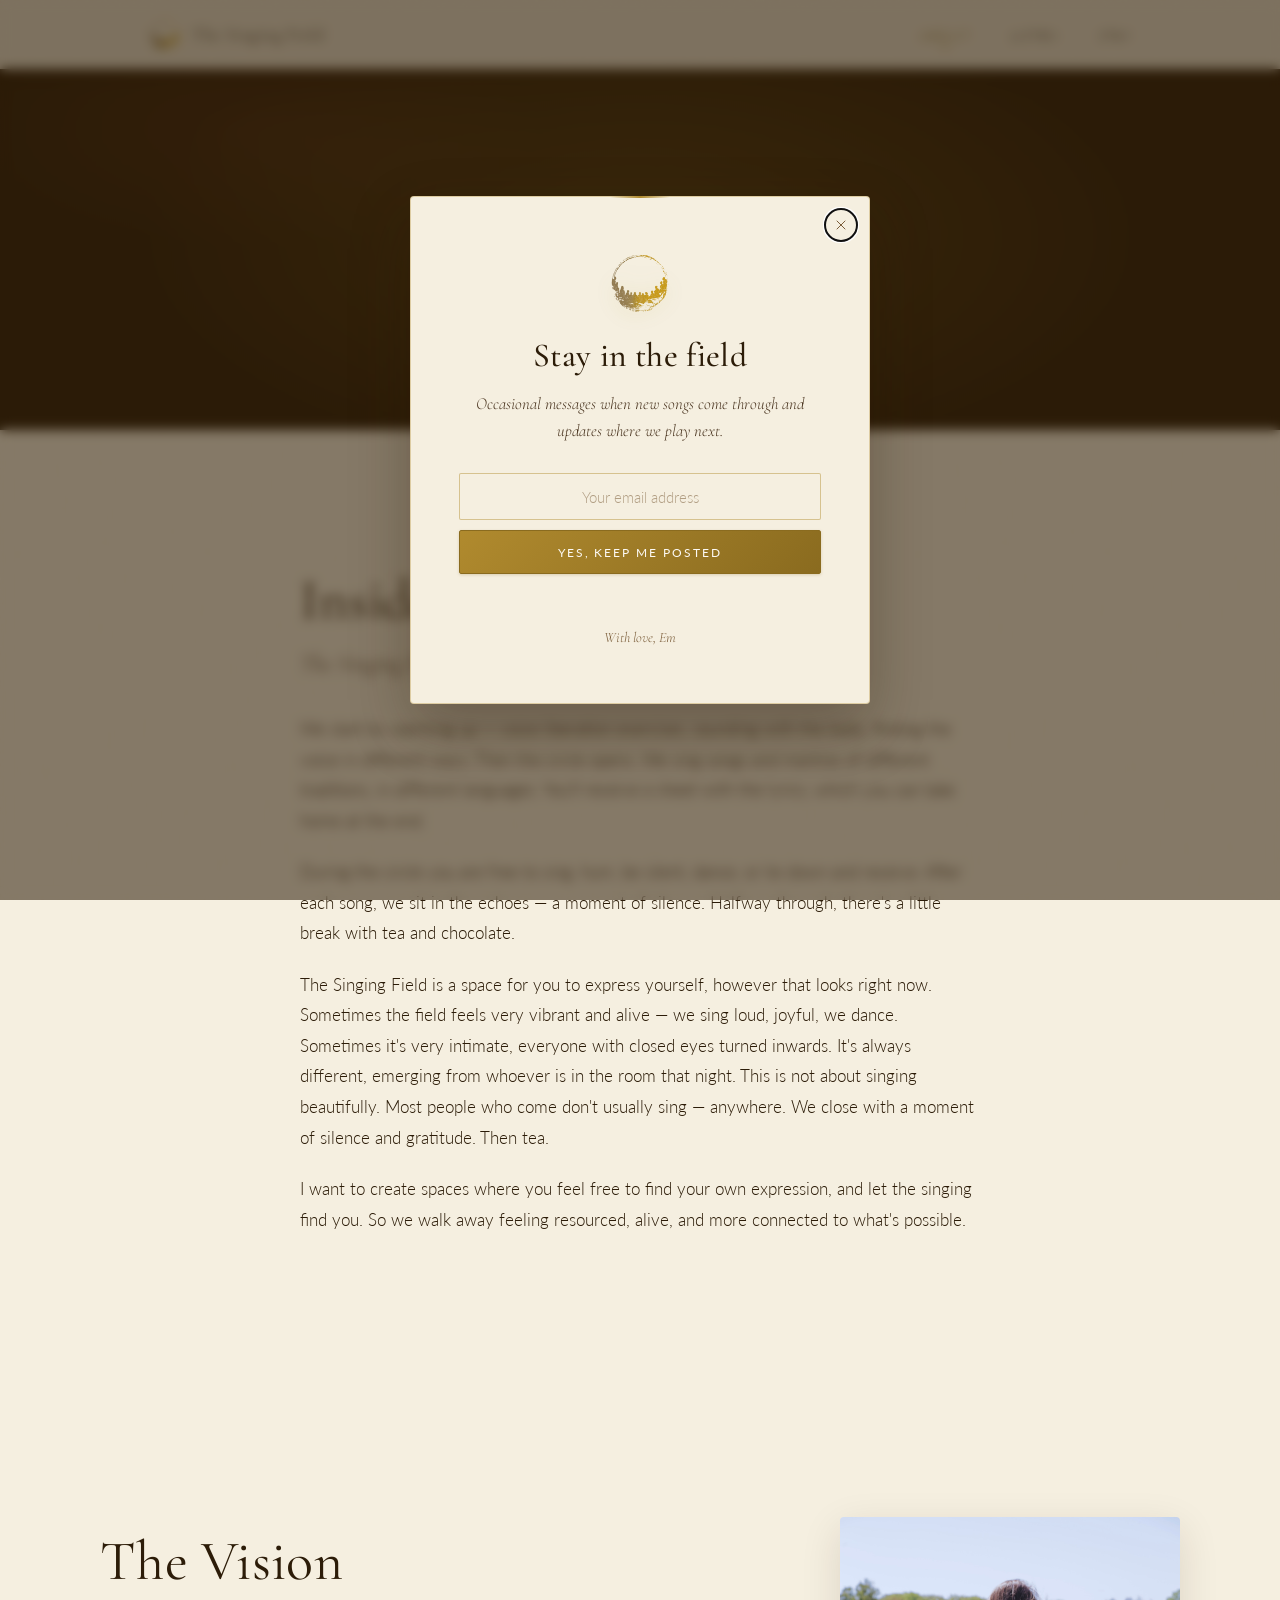
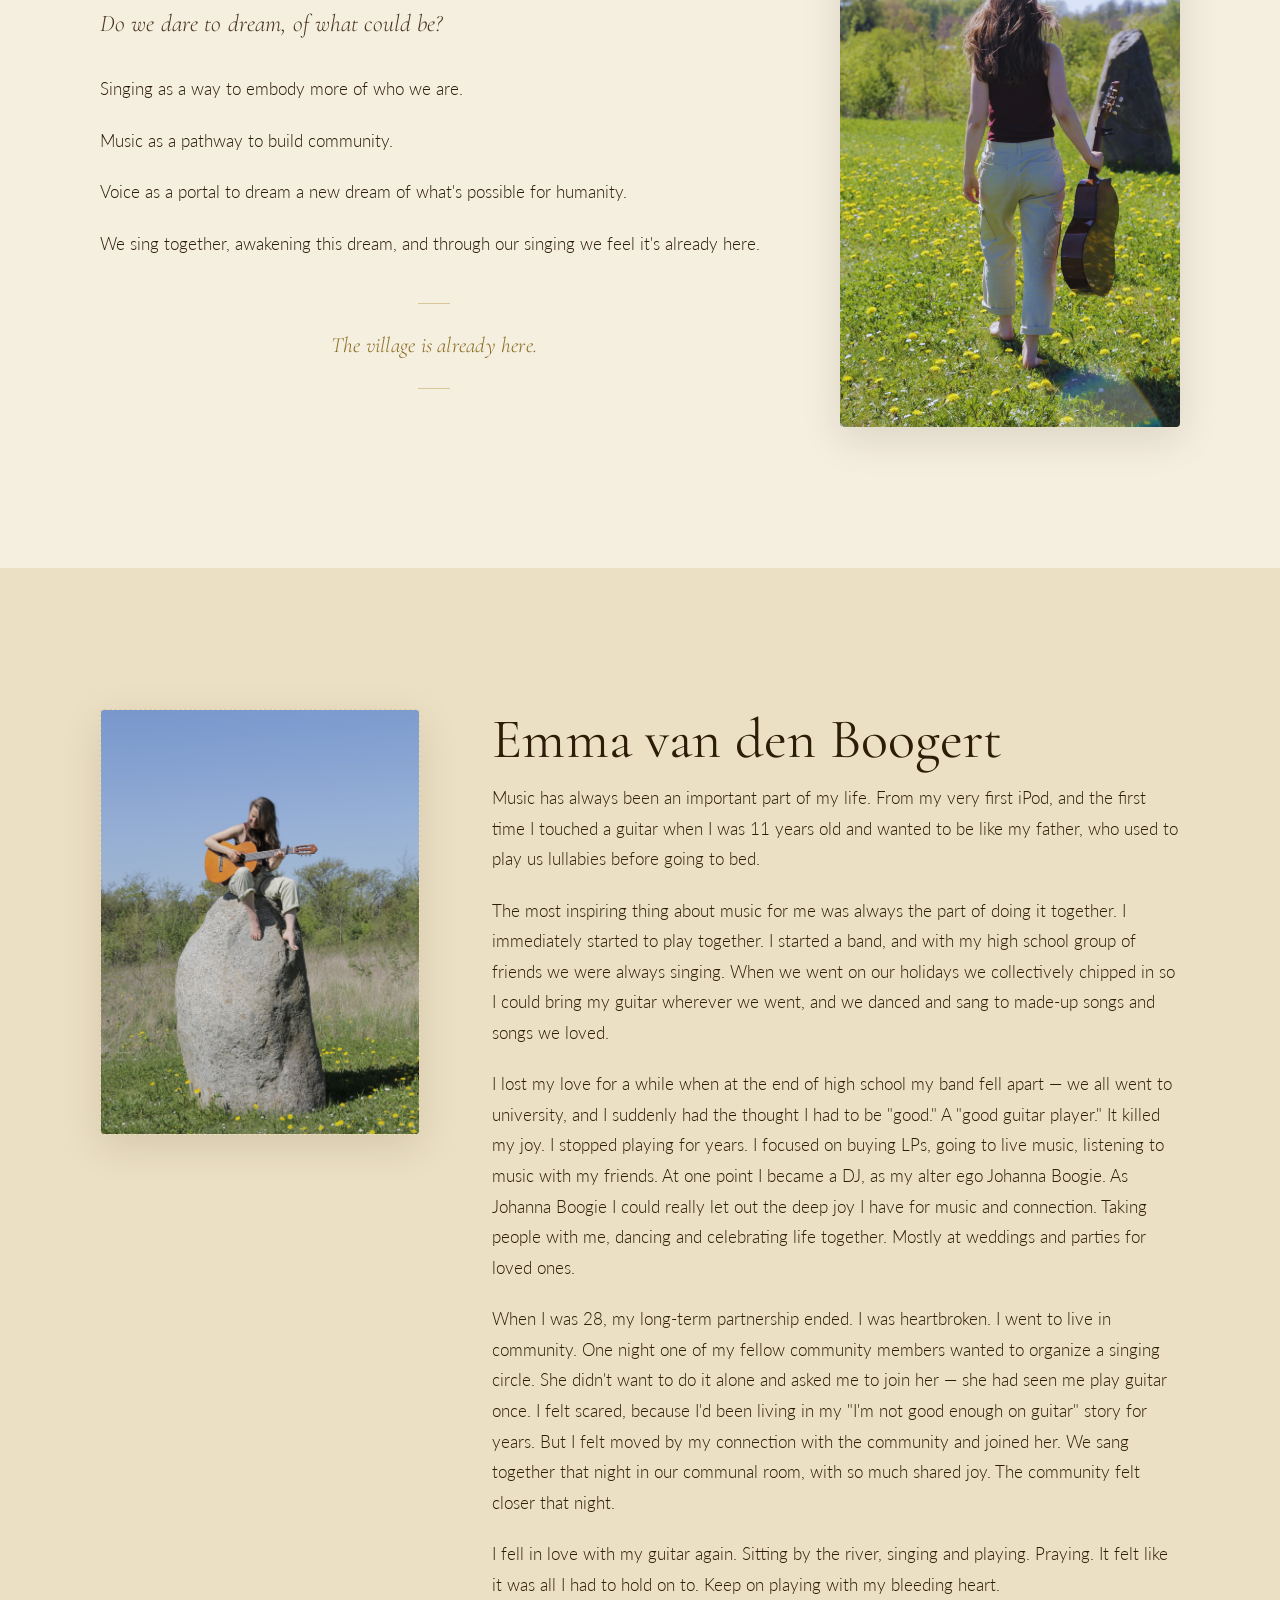
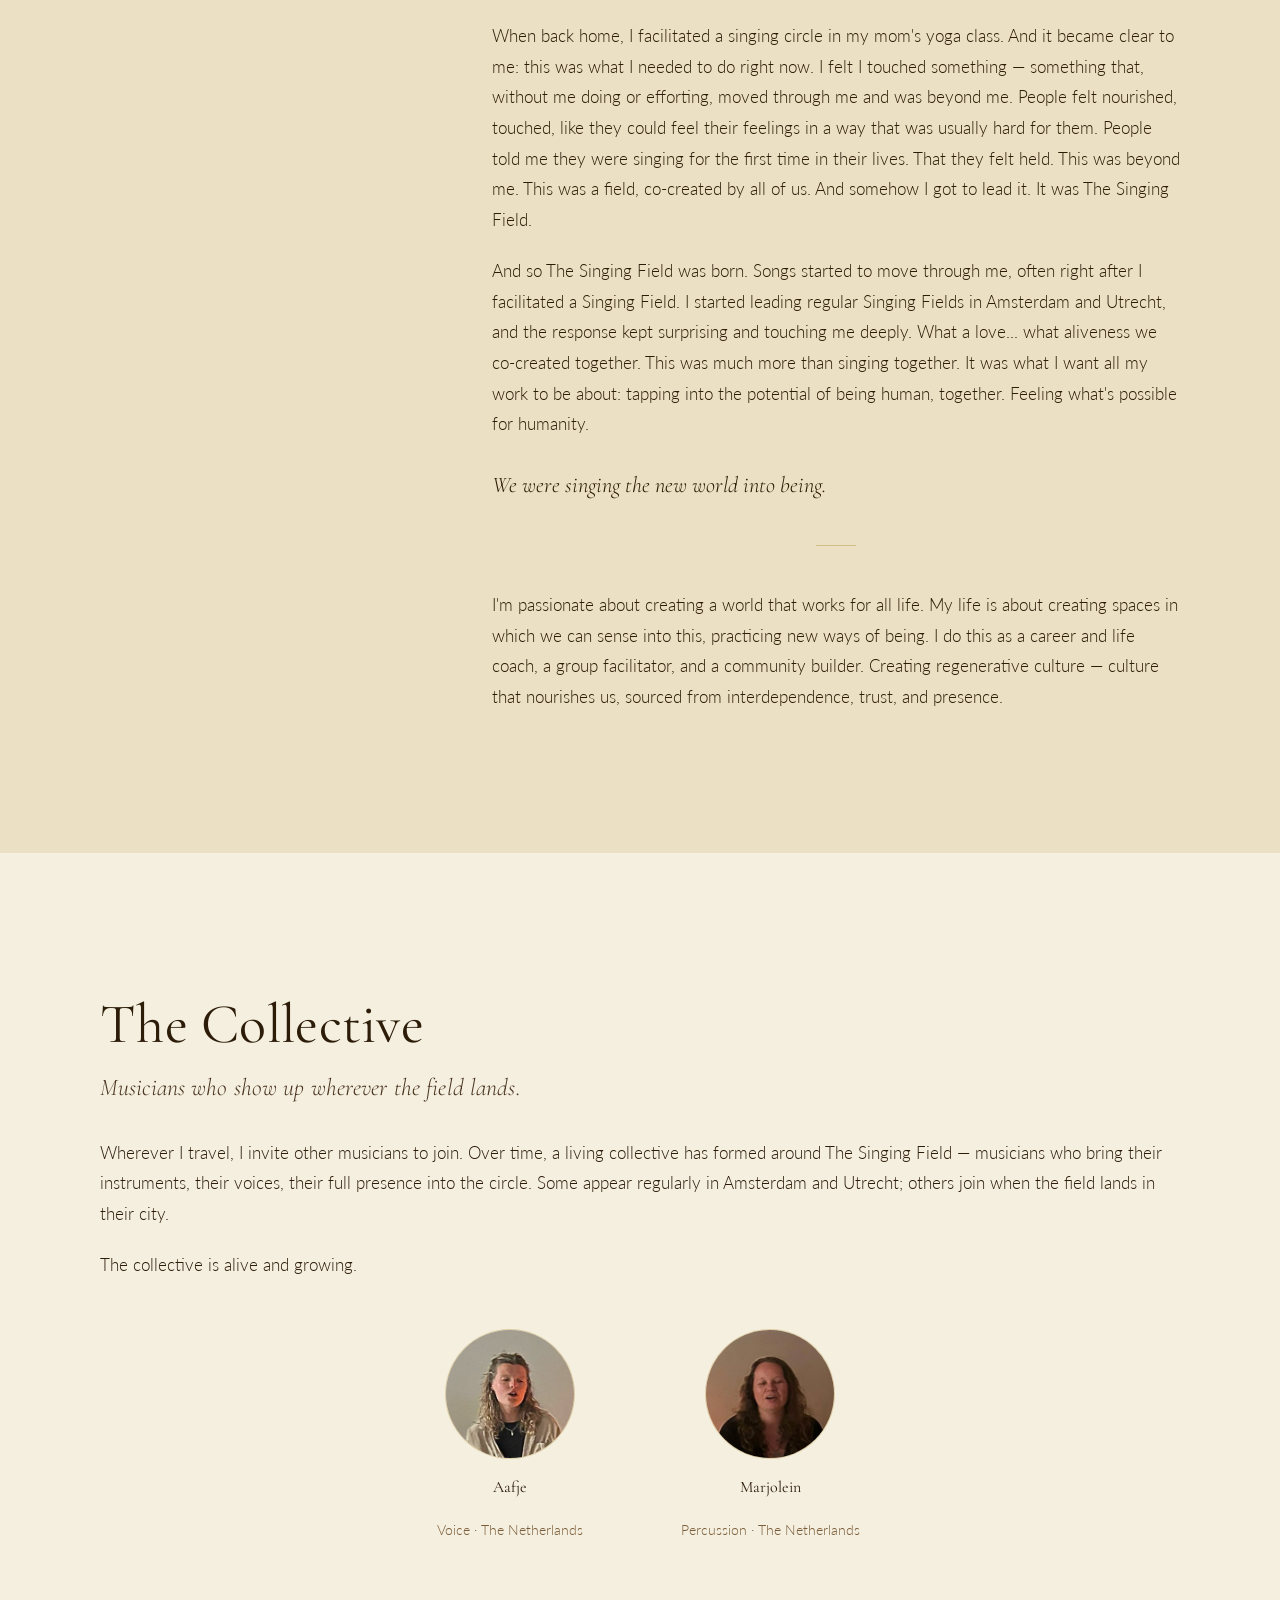
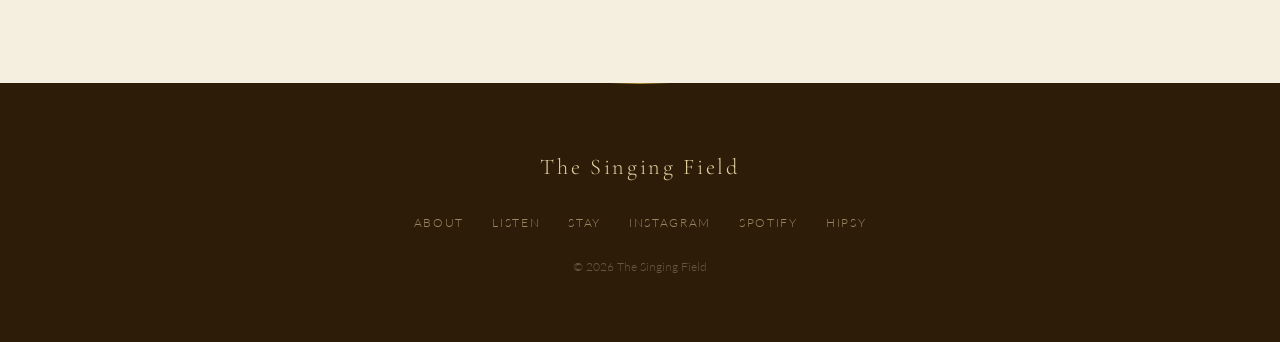
<file: about.html>
<!DOCTYPE html>
<html lang="en">
<head>
  <meta charset="UTF-8">
  <meta name="viewport" content="width=device-width, initial-scale=1.0">
  <meta name="description" content="About The Singing Field — the vision, Emma van den Boogert, and the emerging collective of musicians.">
  <title>About — The Singing Field</title>
  <link rel="preconnect" href="https://fonts.googleapis.com">
  <link rel="preconnect" href="https://fonts.gstatic.com" crossorigin>
  <link href="https://fonts.googleapis.com/css2?family=Cormorant+Garamond:ital,wght@0,300;0,400;0,500;0,600;1,300;1,400;1,500;1,600&family=Lato:wght@300;400&display=swap" rel="stylesheet">
  <link rel="stylesheet" href="styles.css">
</head>
<body>

  <!-- ── Navigation ── -->
  <nav id="nav">
    <div class="nav-inner">
      <a href="/" class="nav-brand">
        <img src="images/logo-mark.png" alt="" class="nav-mark" aria-hidden="true"
             onerror="this.style.display='none'">
        <span class="nav-brand-name">The Singing Field</span>
      </a>
      <ul class="nav-links" role="list">
        <li><a href="about.html" class="active">About</a></li>
        <li><a href="listen.html">Listen</a></li>
        <li><a href="stay.html">Stay</a></li>
      </ul>
      <button class="nav-hamburger" aria-label="Open menu" aria-expanded="false">
        <span></span><span></span><span></span>
      </button>
    </div>
    <div class="nav-drawer" aria-hidden="true">
      <a href="about.html" class="active">About</a>
      <a href="listen.html">Listen</a>
      <a href="stay.html">Stay</a>
    </div>
  </nav>

  <!-- ── Page Hero ── -->
  <header class="page-hero page-hero-dark">
    <div class="page-hero-glow" aria-hidden="true"></div>
    <div class="page-hero-content">
      <span class="page-hero-eyebrow">The Singing Field</span>
      <h1>About</h1>
    </div>
  </header>

  <!-- ── Inside the Field ── -->
  <section id="inside-field" class="section reveal">
    <div class="section-inner narrow">
      <h2>Inside the Field</h2>
      <p class="lead">The Singing Field is a circle of sound, voice and free expression.</p>

      <p>We start by warming up — voice liberation exercises, sounding with the body, finding the voice in different ways. Then the circle opens. We sing songs and mantras of different traditions, in different languages. You'll receive a sheet with the lyrics, which you can take home at the end.</p>

      <p>During the circle you are free to sing, hum, be silent, dance, or lie down and receive. After each song, we sit in the echoes — a moment of silence. Halfway through, there's a little break with tea and chocolate.</p>

      <p>The Singing Field is a space for you to express yourself, however that looks right now. Sometimes the field feels very vibrant and alive — we sing loud, joyful, we dance. Sometimes it's very intimate, everyone with closed eyes turned inwards. It's always different, emerging from whoever is in the room that night. This is not about singing beautifully. Most people who come don't usually sing — anywhere. We close with a moment of silence and gratitude. Then tea.</p>

      <p>I want to create spaces where you feel free to find your own expression, and let the singing find you. So we walk away feeling resourced, alive, and more connected to what's possible.</p>
    </div>
  </section>

  <!-- ── The Vision ── -->
  <section class="section reveal">
    <div class="section-inner">
      <div class="vision-grid">
        <div class="vision-text">
          <h2>The Vision</h2>
          <p class="lead">Do we dare to dream, of what could be?</p>
          <p>Singing as a way to embody more of who we are.</p>
          <p>Music as a pathway to build community.</p>
          <p>Voice as a portal to dream a new dream of what's possible for humanity.</p>
          <p>We sing together, awakening this dream, and through our singing we feel it's already here.</p>
          <p class="verse">The village is already here.</p>
        </div>
        <figure class="vision-image">
          <img src="images/vision-walking.jpg" alt="Emma walking into a field with her guitar"
               onerror="this.parentElement.style.display='none'">
        </figure>
      </div>
    </div>
  </section>

  <!-- ── About Emma ── -->
  <section class="section section-warm reveal">
    <div class="section-inner">
      <div class="about-emma">
        <figure class="about-emma-photo image-block">
          <img src="images/emma-stone.jpg" alt="Emma van den Boogert sitting on a standing stone in a field with her guitar"
               onerror="this.style.display='none'">
        </figure>
        <div class="about-emma-text">
          <h2>Emma van den Boogert</h2>
          <p>Music has always been an important part of my life. From my very first iPod, and the first time I touched a guitar when I was 11 years old and wanted to be like my father, who used to play us lullabies before going to bed.</p>
          <p>The most inspiring thing about music for me was always the part of doing it together. I immediately started to play together. I started a band, and with my high school group of friends we were always singing. When we went on our holidays we collectively chipped in so I could bring my guitar wherever we went, and we danced and sang to made-up songs and songs we loved.</p>
          <p>I lost my love for a while when at the end of high school my band fell apart — we all went to university, and I suddenly had the thought I had to be "good." A "good guitar player." It killed my joy. I stopped playing for years. I focused on buying LPs, going to live music, listening to music with my friends. At one point I became a DJ, as my alter ego Johanna Boogie. As Johanna Boogie I could really let out the deep joy I have for music and connection. Taking people with me, dancing and celebrating life together. Mostly at weddings and parties for loved ones.</p>
          <p>When I was 28, my long-term partnership ended. I was heartbroken. I went to live in community. One night one of my fellow community members wanted to organize a singing circle. She didn't want to do it alone and asked me to join her — she had seen me play guitar once. I felt scared, because I'd been living in my "I'm not good enough on guitar" story for years. But I felt moved by my connection with the community and joined her. We sang together that night in our communal room, with so much shared joy. The community felt closer that night.</p>
          <p>I fell in love with my guitar again. Sitting by the river, singing and playing. Praying. It felt like it was all I had to hold on to. Keep on playing with my bleeding heart.</p>
          <p>When back home, I facilitated a singing circle in my mom's yoga class. And it became clear to me: this was what I needed to do right now. I felt I touched something — something that, without me doing or efforting, moved through me and was beyond me. People felt nourished, touched, like they could feel their feelings in a way that was usually hard for them. People told me they were singing for the first time in their lives. That they felt held. This was beyond me. This was a field, co-created by all of us. And somehow I got to lead it. It was The Singing Field.</p>
          <p>And so The Singing Field was born. Songs started to move through me, often right after I facilitated a Singing Field. I started leading regular Singing Fields in Amsterdam and Utrecht, and the response kept surprising and touching me deeply. What a love... what aliveness we co-created together. This was much more than singing together. It was what I want all my work to be about: tapping into the potential of being human, together. Feeling what's possible for humanity.</p>
          <p class="bio-climax">We were singing the new world into being.</p>
          <div class="bio-break" aria-hidden="true"></div>
          <p>I'm passionate about creating a world that works for all life. My life is about creating spaces in which we can sense into this, practicing new ways of being. I do this as a career and life coach, a group facilitator, and a community builder. Creating regenerative culture — culture that nourishes us, sourced from interdependence, trust, and presence.</p>
        </div>
      </div>
    </div>
  </section>

  <!-- ── The Collective ── -->
  <section class="section reveal">
    <div class="section-inner">
      <h2>The Collective</h2>
      <p class="lead">Musicians who show up wherever the field lands.</p>
      <p>Wherever I travel, I invite other musicians to join. Over time, a living collective has formed around The Singing Field — musicians who bring their instruments, their voices, their full presence into the circle. Some appear regularly in Amsterdam and Utrecht; others join when the field lands in their city.</p>
      <p>The collective is alive and growing.</p>

      <div class="musicians-grid">
        <div class="musician-card">
          <div class="musician-img">
            <img src="images/musician-aafje.jpg" alt="Aafje singing">
          </div>
          <h4>Aafje</h4>
          <p>Voice · The Netherlands</p>
        </div>
        <div class="musician-card">
          <div class="musician-img">
            <img src="images/musician-marjolein.jpg" alt="Marjolein singing">
          </div>
          <h4>Marjolein</h4>
          <p>Percussion · The Netherlands</p>
        </div>
      </div>
    </div>
  </section>

  <!-- ── Footer ── -->
  <footer>
    <div class="footer-inner">
      <p class="footer-name">The Singing Field</p>
      <nav class="footer-nav" aria-label="Footer links">
        <a href="about.html">About</a>
        <a href="listen.html">Listen</a>
        <a href="stay.html">Stay</a>
        <a href="https://www.instagram.com/the_singing_field/" target="_blank" rel="noopener noreferrer">Instagram</a>
        <a href="https://open.spotify.com/album/55nY6A8MnwEffHbQ0SXjB8" target="_blank" rel="noopener noreferrer">Spotify</a>
        <a href="https://hipsy.nl/emma-van-den-boogert" target="_blank" rel="noopener noreferrer">Hipsy</a>
      </nav>
      <p class="footer-copy">© 2026 The Singing Field</p>
    </div>
  </footer>

  <script src="script.js"></script>
</body>
</html>
</file>
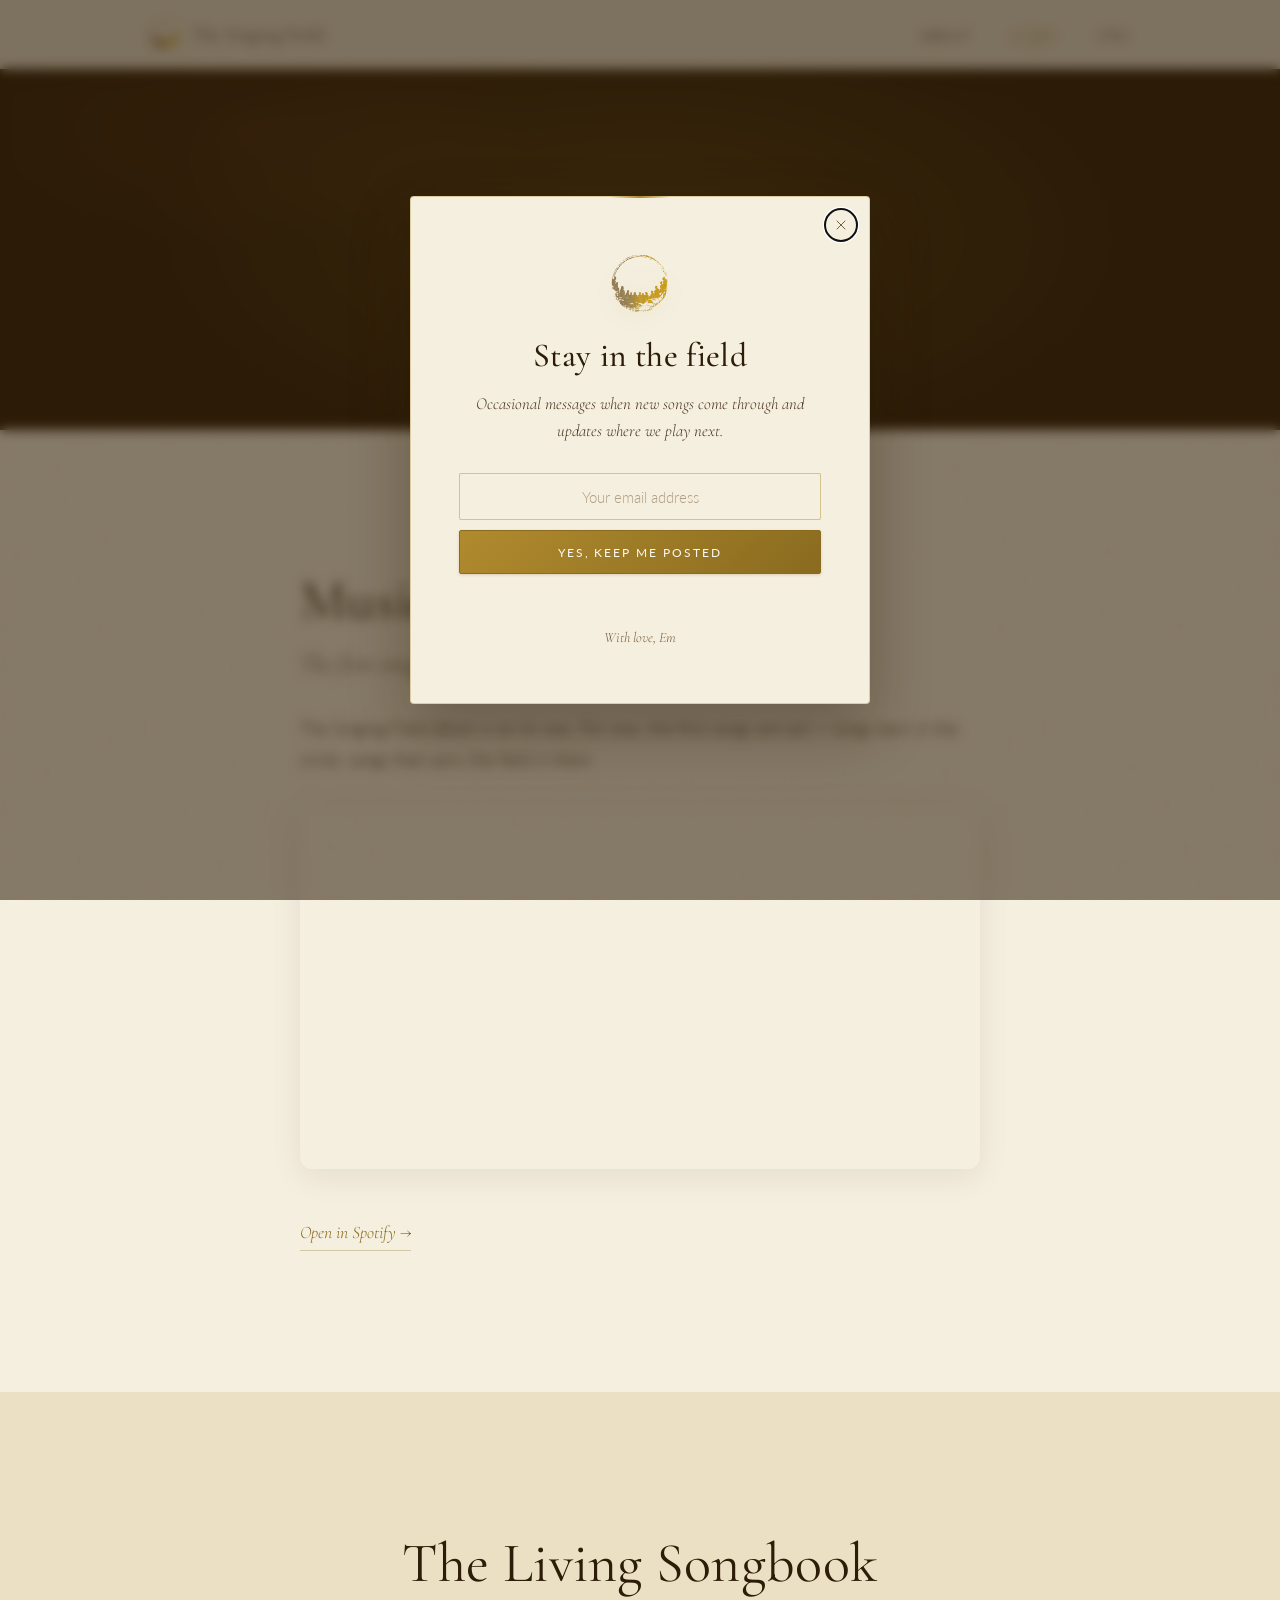
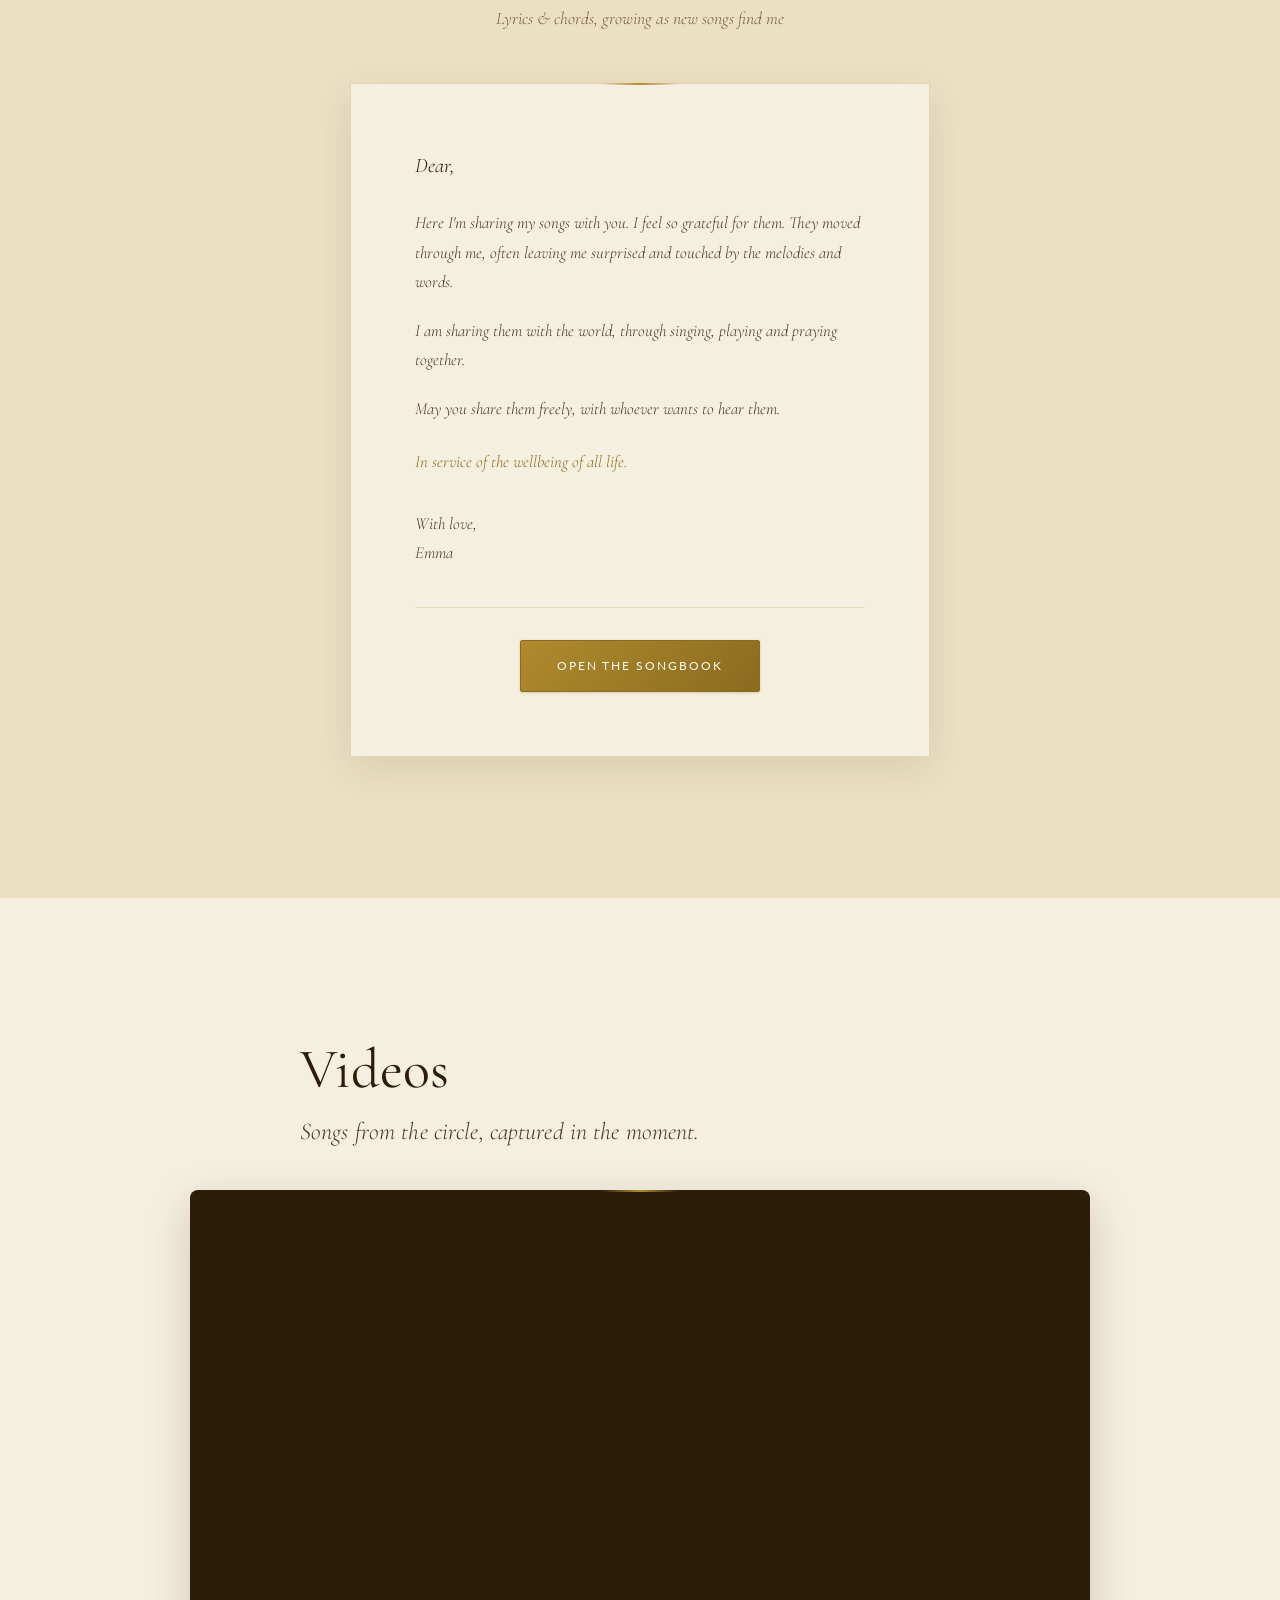
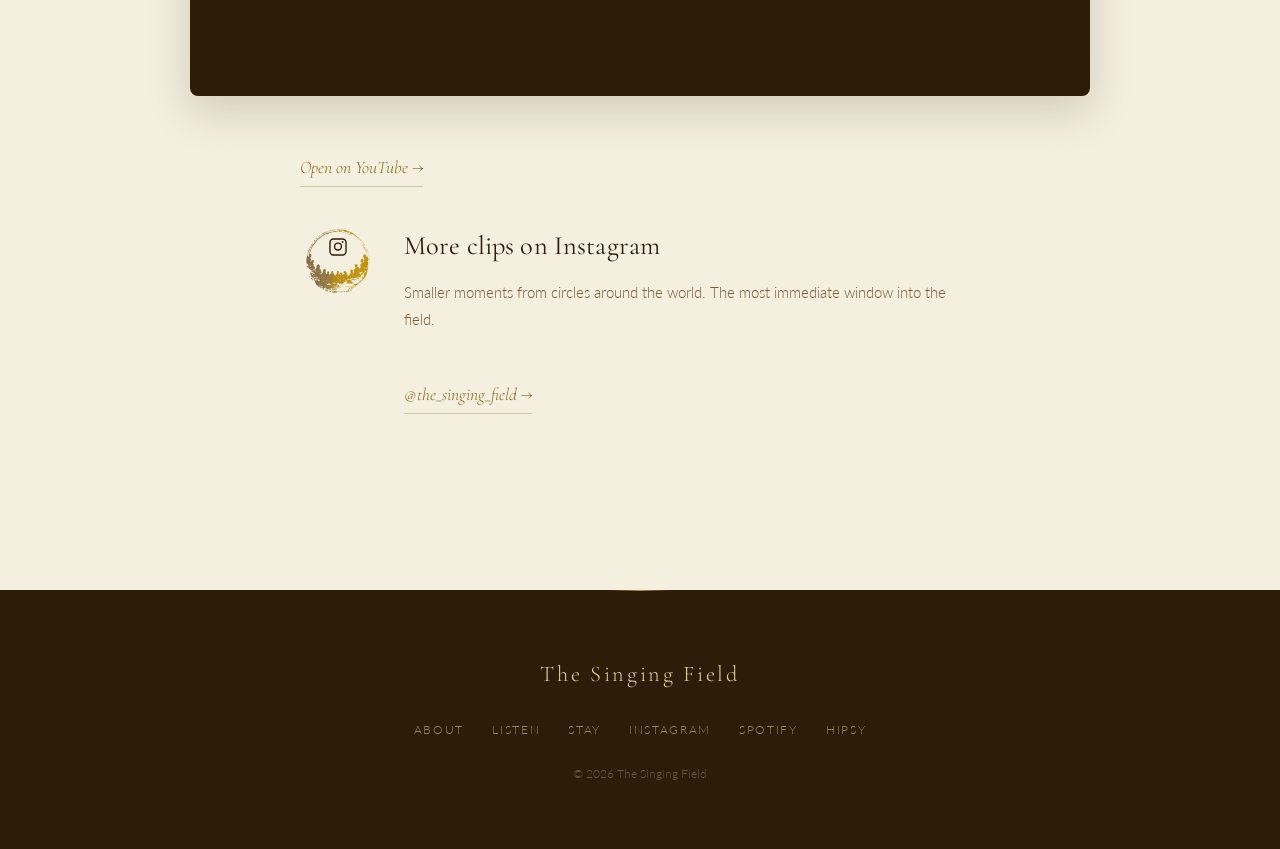
<file: listen.html>
<!DOCTYPE html>
<html lang="en">
<head>
  <meta charset="UTF-8">
  <meta name="viewport" content="width=device-width, initial-scale=1.0">
  <meta name="description" content="Listen to The Singing Field — music on Spotify, videos on Instagram and YouTube.">
  <title>Listen — The Singing Field</title>
  <link rel="preconnect" href="https://fonts.googleapis.com">
  <link rel="preconnect" href="https://fonts.gstatic.com" crossorigin>
  <link href="https://fonts.googleapis.com/css2?family=Cormorant+Garamond:ital,wght@0,300;0,400;0,500;0,600;1,300;1,400;1,500;1,600&family=Lato:wght@300;400&display=swap" rel="stylesheet">
  <link rel="stylesheet" href="styles.css">
</head>
<body>

  <!-- ── Navigation ── -->
  <nav id="nav">
    <div class="nav-inner">
      <a href="/" class="nav-brand">
        <img src="images/logo-mark.png" alt="" class="nav-mark" aria-hidden="true"
             onerror="this.style.display='none'">
        <span class="nav-brand-name">The Singing Field</span>
      </a>
      <ul class="nav-links" role="list">
        <li><a href="about.html">About</a></li>
        <li><a href="listen.html" class="active">Listen</a></li>
        <li><a href="stay.html">Stay</a></li>
      </ul>
      <button class="nav-hamburger" aria-label="Open menu" aria-expanded="false">
        <span></span><span></span><span></span>
      </button>
    </div>
    <div class="nav-drawer" aria-hidden="true">
      <a href="about.html">About</a>
      <a href="listen.html" class="active">Listen</a>
      <a href="stay.html">Stay</a>
    </div>
  </nav>

  <!-- ── Page Hero ── -->
  <header class="page-hero page-hero-dark">
    <div class="page-hero-glow" aria-hidden="true"></div>
    <div class="page-hero-content">
      <span class="page-hero-eyebrow">The Singing Field</span>
      <h1>Listen</h1>
    </div>
  </header>

  <!-- ── Music ── -->
  <section class="section reveal">
    <div class="section-inner narrow">
      <h2>Music</h2>
      <p class="lead">The first songs from the circle — with more to come.</p>
      <p>The Singing Field album is on its way. For now, the first songs are out — songs born in the circle, songs that carry the field in them.</p>
      <div class="spotify-wrap">
        <iframe
          style="border-radius:12px"
          src="https://open.spotify.com/embed/album/55nY6A8MnwEffHbQ0SXjB8?utm_source=generator"
          width="100%"
          height="352"
          frameBorder="0"
          allowfullscreen=""
          allow="autoplay; clipboard-write; encrypted-media; fullscreen; picture-in-picture"
          loading="lazy"
          title="The Singing Field on Spotify">
        </iframe>
      </div>
      <a href="https://open.spotify.com/album/55nY6A8MnwEffHbQ0SXjB8"
         target="_blank" rel="noopener noreferrer"
         class="text-link">Open in Spotify →</a>
    </div>
  </section>

  <!-- ── Songbook (living document) ── -->
  <section class="section section-warm reveal">
    <div class="section-inner narrow">
      <h2 class="text-center">The Living Songbook</h2>
      <p class="section-sub text-center">Lyrics &amp; chords, growing as new songs find me</p>

      <article class="songbook-card">
        <p class="songbook-greeting">Dear,</p>
        <p>Here I'm sharing my songs with you. I feel so grateful for them. They moved through me, often leaving me surprised and touched by the melodies and words.</p>
        <p>I am sharing them with the world, through singing, playing and praying together.</p>
        <p>May you share them freely, with whoever wants to hear them.</p>
        <p class="songbook-blessing">In service of the wellbeing of all life.</p>
        <p class="signature">With love,<br>Emma</p>

        <div class="songbook-action">
          <a href="https://docs.google.com/document/d/11KmdtNfk9F770Fd1xB3FkahRubenWen52AwTLjxVy0U/edit?tab=t.0"
             target="_blank" rel="noopener noreferrer"
             class="btn btn-primary">Open the songbook</a>
        </div>
      </article>
    </div>
  </section>

  <!-- ── Videos ── -->
  <section class="section reveal">
    <div class="section-inner narrow">
      <h2>Videos</h2>
      <p class="lead">Songs from the circle, captured in the moment.</p>

      <figure class="video-frame">
        <div class="video-embed">
          <iframe src="https://www.youtube.com/embed/gdf0JtOkRMI"
                  title="The Singing Field"
                  frameborder="0"
                  allow="accelerometer; autoplay; clipboard-write; encrypted-media; gyroscope; picture-in-picture"
                  allowfullscreen
                  loading="lazy"></iframe>
        </div>
      </figure>
      <a href="https://www.youtube.com/watch?v=gdf0JtOkRMI"
         target="_blank" rel="noopener noreferrer"
         class="text-link">Open on YouTube →</a>

      <div class="listen-platform">
        <div class="platform-icon">
          <img src="images/logo-mark.png" class="platform-bg" alt="" aria-hidden="true">
          <svg class="platform-symbol" viewBox="0 0 24 24" fill="currentColor" aria-hidden="true">
            <path fill-rule="evenodd" clip-rule="evenodd" d="M7 2.5h10A4.5 4.5 0 0 1 21.5 7v10a4.5 4.5 0 0 1-4.5 4.5H7A4.5 4.5 0 0 1 2.5 17V7A4.5 4.5 0 0 1 7 2.5zm0 1.5A3 3 0 0 0 4 7v10a3 3 0 0 0 3 3h10a3 3 0 0 0 3-3V7a3 3 0 0 0-3-3H7zm10 1.5a1 1 0 1 1 0 2 1 1 0 0 1 0-2zm-5 1.5a4.5 4.5 0 1 1 0 9 4.5 4.5 0 0 1 0-9zm0 1.5a3 3 0 1 0 0 6 3 3 0 0 0 0-6z"/>
          </svg>
        </div>
        <div class="platform-text">
          <h3>More clips on Instagram</h3>
          <p>Smaller moments from circles around the world. The most immediate window into the field.</p>
          <a href="https://www.instagram.com/the_singing_field/"
             target="_blank" rel="noopener noreferrer"
             class="text-link">@the_singing_field →</a>
        </div>
      </div>

    </div>
  </section>

  <!-- ── Footer ── -->
  <footer>
    <div class="footer-inner">
      <p class="footer-name">The Singing Field</p>
      <nav class="footer-nav" aria-label="Footer links">
        <a href="about.html">About</a>
        <a href="listen.html">Listen</a>
        <a href="stay.html">Stay</a>
        <a href="https://www.instagram.com/the_singing_field/" target="_blank" rel="noopener noreferrer">Instagram</a>
        <a href="https://open.spotify.com/album/55nY6A8MnwEffHbQ0SXjB8" target="_blank" rel="noopener noreferrer">Spotify</a>
        <a href="https://hipsy.nl/emma-van-den-boogert" target="_blank" rel="noopener noreferrer">Hipsy</a>
      </nav>
      <p class="footer-copy">© 2026 The Singing Field</p>
    </div>
  </footer>

  <script src="script.js"></script>
</body>
</html>
</file>
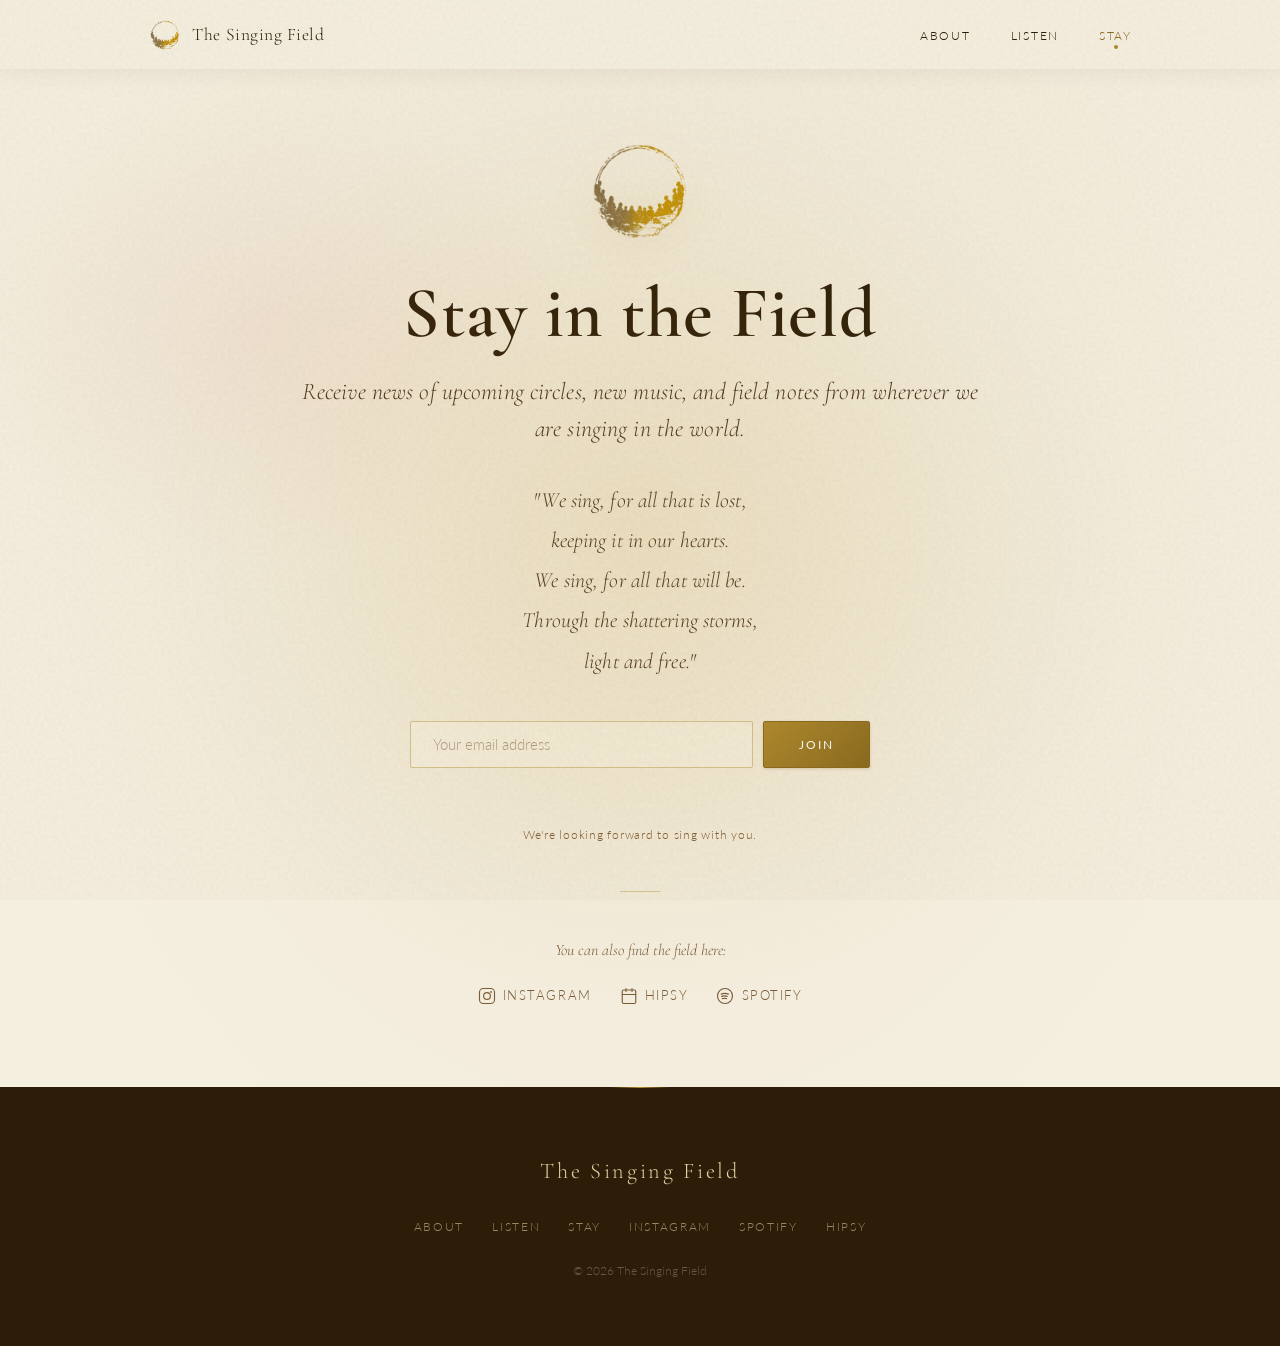
<file: stay.html>
<!DOCTYPE html>
<html lang="en">
<head>
  <meta charset="UTF-8">
  <meta name="viewport" content="width=device-width, initial-scale=1.0">
  <meta name="description" content="Stay in the field — join The Singing Field email list for upcoming circles, new music, and field notes.">
  <title>Stay in the Field — The Singing Field</title>
  <link rel="preconnect" href="https://fonts.googleapis.com">
  <link rel="preconnect" href="https://fonts.gstatic.com" crossorigin>
  <link href="https://fonts.googleapis.com/css2?family=Cormorant+Garamond:ital,wght@0,300;0,400;0,500;0,600;1,300;1,400;1,500;1,600&family=Lato:wght@300;400&display=swap" rel="stylesheet">
  <link rel="stylesheet" href="styles.css">
</head>
<body>

  <!-- ── Navigation ── -->
  <nav id="nav">
    <div class="nav-inner">
      <a href="/" class="nav-brand">
        <img src="images/logo-mark.png" alt="" class="nav-mark" aria-hidden="true"
             onerror="this.style.display='none'">
        <span class="nav-brand-name">The Singing Field</span>
      </a>
      <ul class="nav-links" role="list">
        <li><a href="about.html">About</a></li>
        <li><a href="listen.html">Listen</a></li>
        <li><a href="stay.html" class="active">Stay</a></li>
      </ul>
      <button class="nav-hamburger" aria-label="Open menu" aria-expanded="false">
        <span></span><span></span><span></span>
      </button>
    </div>
    <div class="nav-drawer" aria-hidden="true">
      <a href="about.html">About</a>
      <a href="listen.html">Listen</a>
      <a href="stay.html" class="active">Stay</a>
    </div>
  </nav>

  <!-- ── Stay in the Field ── -->
  <section class="stay-section">
    <div class="stay-glow" aria-hidden="true"></div>
    <div class="section-inner narrow text-center">

      <img src="images/logo-mark.png" alt="" class="stay-mark" aria-hidden="true"
           onerror="this.style.display='none'">

      <h1 class="stay-heading">Stay in the Field</h1>
      <p class="lead">Receive news of upcoming circles, new music, and field notes from wherever we are singing in the world.</p>
      <p class="stay-verse">
        "We sing, for all that is lost,<br>
        keeping it in our hearts.<br>
        We sing, for all that will be.<br>
        Through the shattering storms,<br>
        light and free."
      </p>

      <form class="signup-form" id="signupForm" novalidate>
        <div class="signup-row">
          <label for="emailInput" class="sr-only">Your email address</label>
          <input
            type="email"
            id="emailInput"
            name="email_address"
            placeholder="Your email address"
            required
            autocomplete="email">
          <button type="submit" class="btn btn-primary">Join</button>
        </div>
        <p class="form-feedback" id="formFeedback" role="alert" aria-live="polite"></p>
      </form>

      <p class="form-note">We're looking forward to sing with you.</p>

      <div class="stay-divider" aria-hidden="true"></div>

      <p class="stay-also">You can also find the field here:</p>
      <div class="stay-links">
        <a href="https://www.instagram.com/the_singing_field/"
           target="_blank" rel="noopener noreferrer" class="stay-social-link">
          <svg width="18" height="18" viewBox="0 0 24 24" fill="none" aria-hidden="true">
            <rect x="2" y="2" width="20" height="20" rx="5" stroke="currentColor" stroke-width="1.5"/>
            <circle cx="12" cy="12" r="4.5" stroke="currentColor" stroke-width="1.5"/>
            <circle cx="17.5" cy="6.5" r="1.2" fill="currentColor"/>
          </svg>
          Instagram
        </a>
        <a href="https://hipsy.nl/emma-van-den-boogert"
           target="_blank" rel="noopener noreferrer" class="stay-social-link">
          <svg width="18" height="18" viewBox="0 0 24 24" fill="none" aria-hidden="true">
            <rect x="3" y="4" width="18" height="18" rx="2" stroke="currentColor" stroke-width="1.5"/>
            <path d="M16 2v4M8 2v4M3 10h18" stroke="currentColor" stroke-width="1.5" stroke-linecap="round"/>
          </svg>
          Hipsy
        </a>
        <a href="https://open.spotify.com/album/55nY6A8MnwEffHbQ0SXjB8"
           target="_blank" rel="noopener noreferrer" class="stay-social-link">
          <svg width="18" height="18" viewBox="0 0 24 24" fill="none" aria-hidden="true">
            <circle cx="12" cy="12" r="10" stroke="currentColor" stroke-width="1.5"/>
            <path d="M7 9.5c2.5-1 7-1 9.5 0M7.5 12.5c2-0.8 5.5-0.8 7.5 0M8.5 15.5c1.5-0.6 4-0.6 5.5 0" stroke="currentColor" stroke-width="1.5" stroke-linecap="round"/>
          </svg>
          Spotify
        </a>
      </div>

    </div>
  </section>

  <!-- ── Footer ── -->
  <footer>
    <div class="footer-inner">
      <p class="footer-name">The Singing Field</p>
      <nav class="footer-nav" aria-label="Footer links">
        <a href="about.html">About</a>
        <a href="listen.html">Listen</a>
        <a href="stay.html">Stay</a>
        <a href="https://www.instagram.com/the_singing_field/" target="_blank" rel="noopener noreferrer">Instagram</a>
        <a href="https://open.spotify.com/album/55nY6A8MnwEffHbQ0SXjB8" target="_blank" rel="noopener noreferrer">Spotify</a>
        <a href="https://hipsy.nl/emma-van-den-boogert" target="_blank" rel="noopener noreferrer">Hipsy</a>
      </nav>
      <p class="footer-copy">© 2026 The Singing Field</p>
    </div>
  </footer>

  <script src="script.js"></script>
</body>
</html>
</file>
<file: styles.css>
/* ── Variables ── */
:root {
  --cream:        #F5EFE0;
  --cream-warm:   #ECE0C4;
  --cream-mid:    #F0E8D6;
  --cream-deep:   #E2D4B0;

  --gold:         #B08A2E;
  --gold-deep:    #8A6B1F;
  --gold-bright:  #C9A534;
  --gold-pale:    #E2CFA0;
  --gold-glow:    rgba(176, 138, 46, 0.18);

  --terra:        #C06040;
  --terra-soft:   #D07858;

  --brown:        #2C1C08;
  --brown-mid:    #4A3520;
  --brown-warm:   #5C4220;

  --text:         #2C1C08;
  --text-muted:   #7A5C38;
  --white:        #FDFAF5;

  --font-serif: 'Cormorant Garamond', Georgia, serif;
  --font-sans:  'Lato', system-ui, sans-serif;

  --max-w:     1080px;
  --narrow-w:  680px;
  --pad-x:     clamp(1.25rem, 5vw, 3rem);
  --section-y: clamp(5rem, 11vw, 9rem);
  --nav-h:     72px;
}

/* ── Reset ── */
*, *::before, *::after { box-sizing: border-box; margin: 0; padding: 0; }
html  { scroll-behavior: smooth; }
img   { max-width: 100%; display: block; }
a     { text-decoration: none; color: inherit; }
ul[role="list"] { list-style: none; }

body {
  background: var(--cream);
  color: var(--text);
  font-family: var(--font-sans);
  font-weight: 300;
  font-size: 1.0625rem;
  line-height: 1.8;
  -webkit-font-smoothing: antialiased;
  position: relative;
  overflow-x: hidden;
}

/* ── Paper grain overlay (the soul) ── */
body::before {
  content: '';
  position: fixed;
  inset: 0;
  pointer-events: none;
  z-index: 1000;
  opacity: 0.06;
  background-image: url("data:image/svg+xml,%3Csvg viewBox='0 0 300 300' xmlns='http://www.w3.org/2000/svg'%3E%3Cfilter id='n'%3E%3CfeTurbulence type='fractalNoise' baseFrequency='0.85' numOctaves='3' stitchTiles='stitch' seed='3'/%3E%3CfeColorMatrix values='0 0 0 0 0.17  0 0 0 0 0.11  0 0 0 0 0.03  0 0 0 0.9 0'/%3E%3C/filter%3E%3Crect width='300' height='300' filter='url(%23n)'/%3E%3C/svg%3E");
  mix-blend-mode: multiply;
}

.sr-only {
  position: absolute; width: 1px; height: 1px;
  padding: 0; margin: -1px; overflow: hidden;
  clip: rect(0,0,0,0); white-space: nowrap; border: 0;
}

/* ── Typography ── */
h1, h2, h3, h4, blockquote p {
  font-family: var(--font-serif);
  font-weight: 400;
}

h2 {
  font-size: clamp(2.25rem, 4.5vw, 3.5rem);
  line-height: 1.1;
  color: var(--brown);
  margin-bottom: 0.8rem;
  letter-spacing: 0.005em;
}

h3 {
  font-size: clamp(1.3rem, 2.2vw, 1.65rem);
  color: var(--brown);
  margin-bottom: 0.55rem;
  letter-spacing: 0.005em;
}

h4 {
  font-size: 1.1rem;
  color: var(--brown);
  margin-bottom: 0.2rem;
}

p { margin-bottom: 1.3rem; }
p:last-child { margin-bottom: 0; }
strong { font-weight: 400; color: var(--brown); font-style: italic; }
em     { color: var(--gold-deep); font-style: italic; }

.lead {
  font-family: var(--font-serif);
  font-size: clamp(1.2rem, 2.2vw, 1.5rem);
  font-style: italic;
  color: var(--brown-mid);
  line-height: 1.55;
  margin-bottom: 2rem;
  letter-spacing: 0.005em;
}

.section-sub {
  font-family: var(--font-serif);
  font-style: italic;
  color: var(--text-muted);
  font-size: 1.1rem;
  margin-top: -0.25rem;
  margin-bottom: 3rem;
}

blockquote {
  margin: 3rem 0 1rem;
  padding: 2rem 2.25rem;
  border-left: 2px solid var(--gold);
  background: linear-gradient(135deg, var(--cream-mid), var(--cream-warm));
  border-radius: 0 8px 8px 0;
  position: relative;
}
blockquote::before {
  content: '"';
  position: absolute;
  top: -0.5rem;
  left: 1rem;
  font-family: var(--font-serif);
  font-size: 5rem;
  color: var(--gold);
  opacity: 0.25;
  line-height: 1;
}
blockquote p {
  font-size: clamp(1.3rem, 2.4vw, 1.75rem);
  font-style: italic;
  color: var(--brown);
  line-height: 1.45;
  margin-bottom: 0.85rem;
  position: relative;
}
cite {
  font-family: var(--font-sans);
  font-style: normal;
  font-size: 0.8125rem;
  letter-spacing: 0.08em;
  color: var(--text-muted);
}

.text-link {
  display: inline-block;
  margin-top: 2rem;
  font-family: var(--font-serif);
  font-style: italic;
  font-size: 1.1rem;
  color: var(--gold-deep);
  border-bottom: 1px solid rgba(138, 107, 31, 0.3);
  padding-bottom: 2px;
  transition: color 0.25s, border-color 0.25s;
}
.text-link:hover {
  color: var(--brown);
  border-bottom-color: var(--brown);
}

/* ── Buttons (now gold) ── */
.btn {
  display: inline-block;
  padding: 0.85rem 2.2rem;
  font-family: var(--font-sans);
  font-size: 0.78rem;
  font-weight: 400;
  letter-spacing: 0.16em;
  text-transform: uppercase;
  border-radius: 2px;
  border: 1px solid transparent;
  cursor: pointer;
  transition: all 0.3s cubic-bezier(0.4, 0, 0.2, 1);
  white-space: nowrap;
  position: relative;
}

.btn-primary {
  background: linear-gradient(135deg, var(--gold) 0%, var(--gold-deep) 100%);
  color: var(--white);
  border-color: var(--gold-deep);
  box-shadow: 0 1px 3px rgba(138, 107, 31, 0.25);
}
.btn-primary:hover {
  background: linear-gradient(135deg, var(--gold-deep) 0%, var(--brown-warm) 100%);
  border-color: var(--brown-warm);
  transform: translateY(-1px);
  box-shadow: 0 4px 16px rgba(138, 107, 31, 0.35);
}

.btn-ghost {
  background: transparent;
  color: var(--brown);
  border-color: rgba(44,28,8,0.4);
}
.btn-ghost:hover {
  background: var(--brown);
  color: var(--cream);
  border-color: var(--brown);
}

.btn-outline {
  background: transparent;
  color: var(--gold-deep);
  border-color: var(--gold);
}
.btn-outline:hover {
  background: var(--gold);
  color: var(--white);
}

/* ── Navigation ── */
#nav {
  position: fixed;
  inset: 0 0 auto;
  z-index: 100;
  transition: background 0.35s, box-shadow 0.35s, backdrop-filter 0.35s;
}
#nav.scrolled {
  background: rgba(245, 239, 224, 0.92);
  backdrop-filter: blur(8px);
  -webkit-backdrop-filter: blur(8px);
  box-shadow: 0 1px 24px rgba(44,28,8,0.07);
}

.nav-inner {
  max-width: var(--max-w);
  margin: 0 auto;
  padding: 1.1rem var(--pad-x);
  display: flex;
  align-items: center;
  justify-content: space-between;
  gap: 1.5rem;
}

.nav-brand {
  display: flex;
  align-items: center;
  gap: 0.65rem;
  flex-shrink: 0;
}
.nav-mark {
  height: 34px;
  width:  34px;
  object-fit: contain;
}
.nav-brand-name {
  font-family: var(--font-serif);
  font-size: 1.1rem;
  letter-spacing: 0.03em;
  color: var(--brown);
  transition: opacity 0.35s;
}
[data-transparent-nav] #nav:not(.scrolled) .nav-brand-name { opacity: 0; }
[data-transparent-nav] #nav:not(.scrolled) .nav-mark { opacity: 0; }

.nav-links {
  display: flex;
  gap: 2.5rem;
}
.nav-links a {
  font-size: 0.78rem;
  letter-spacing: 0.14em;
  text-transform: uppercase;
  color: var(--brown);
  transition: color 0.25s;
  position: relative;
}
.nav-links a:hover,
.nav-links a.active { color: var(--gold-deep); }
.nav-links a.active::after {
  content: '';
  position: absolute;
  bottom: -6px;
  left: 50%;
  transform: translateX(-50%);
  width: 4px; height: 4px;
  border-radius: 50%;
  background: var(--gold);
}

.nav-hamburger {
  display: none;
  flex-direction: column;
  gap: 5px;
  background: none;
  border: none;
  cursor: pointer;
  padding: 4px;
}
.nav-hamburger span {
  display: block;
  width: 22px;
  height: 1.5px;
  background: var(--brown);
  transition: transform 0.3s, opacity 0.3s;
}
.nav-hamburger[aria-expanded="true"] span:nth-child(1) { transform: translateY(6.5px) rotate(45deg); }
.nav-hamburger[aria-expanded="true"] span:nth-child(2) { opacity: 0; }
.nav-hamburger[aria-expanded="true"] span:nth-child(3) { transform: translateY(-6.5px) rotate(-45deg); }

.nav-drawer {
  display: none;
  flex-direction: column;
  background: var(--cream);
  padding: 0.75rem var(--pad-x) 1.5rem;
  border-top: 1px solid var(--cream-warm);
}
.nav-drawer.open { display: flex; }
.nav-drawer a {
  padding: 0.85rem 0;
  font-size: 0.9rem;
  letter-spacing: 0.12em;
  text-transform: uppercase;
  color: var(--brown);
  border-bottom: 1px solid var(--cream-warm);
}
.nav-drawer a.active { color: var(--gold-deep); }

/* ── Fixed Hero (home only) ── */
[data-fixed-hero] #hero {
  position: fixed;
  inset: 0;
  z-index: 0;
  height: 100dvh;
}
[data-fixed-hero] .content-overlay {
  position: relative;
  z-index: 2;
  margin-top: 100dvh;
}
[data-fixed-hero] .content-overlay > section,
[data-fixed-hero] .content-overlay > footer {
  position: relative;
  z-index: 2;
}

/* ── Hero ── */
#hero {
  min-height: 100dvh;
  display: flex;
  flex-direction: column;
  align-items: center;
  justify-content: center;
  position: relative;
  overflow: hidden;
  background:
    radial-gradient(ellipse 90% 80% at 50% 40%, var(--cream-mid) 0%, var(--cream) 60%),
    var(--cream);
  text-align: center;
  padding: 6rem var(--pad-x) 5rem;
}

.hero-glow {
  position: absolute;
  inset: 0;
  background:
    radial-gradient(ellipse 75% 65% at 50% 55%, rgba(201, 165, 52, 0.16) 0%, transparent 65%),
    radial-gradient(ellipse 50% 40% at 25% 35%, rgba(192, 96, 64, 0.07) 0%, transparent 55%),
    radial-gradient(ellipse 45% 35% at 75% 70%, rgba(201, 165, 52, 0.09) 0%, transparent 55%);
  animation: glow-breathe 12s ease-in-out infinite;
  pointer-events: none;
}
@keyframes glow-breathe {
  0%, 100% { opacity: 0.75; transform: scale(1); }
  50%       { opacity: 1;    transform: scale(1.06); }
}

.hero-content {
  position: relative;
  z-index: 1;
  display: flex;
  flex-direction: column;
  align-items: center;
  gap: 2.5rem;
  max-width: 700px;
  will-change: transform, opacity;
}

.hero-mark {
  width: min(320px, 70vw);
  margin-bottom: -1rem;
  animation: logo-breathe 12s ease-in-out infinite;
  filter: drop-shadow(0 10px 40px rgba(176, 138, 46, 0.18));
}
@keyframes logo-breathe {
  0%, 100% { transform: scale(1);      opacity: 0.96; }
  50%       { transform: scale(1.025); opacity: 1; }
}

.hero-title {
  font-family: var(--font-serif);
  font-size: clamp(2.75rem, 6.5vw, 5rem);
  font-weight: 600;
  color: var(--brown);
  letter-spacing: 0.02em;
  line-height: 1;
  margin: 0;
}

.hero-tagline {
  font-family: var(--font-serif);
  font-size: clamp(1.35rem, 2.8vw, 1.85rem);
  font-weight: 300;
  color: var(--brown-mid);
  line-height: 1.55;
  margin: 0;
  letter-spacing: 0.01em;
}
.hero-tagline em {
  font-style: italic;
  color: var(--gold-deep);
}

.hero-actions {
  display: flex;
  gap: 1rem;
  flex-wrap: wrap;
  justify-content: center;
}

.hero-scroll {
  position: absolute;
  bottom: 2.5rem;
  left: 50%;
  transform: translateX(-50%);
  color: var(--gold-deep);
  opacity: 0.55;
  transition: opacity 0.25s;
  animation: scroll-nudge 2.8s ease-in-out infinite;
  z-index: 1;
}
.hero-scroll:hover { opacity: 0.95; }
@keyframes scroll-nudge {
  0%, 100% { transform: translateX(-50%) translateY(0); }
  55%       { transform: translateX(-50%) translateY(8px); }
}

/* ── Page Hero (inner pages) ── */
.page-hero {
  padding: calc(var(--nav-h) + var(--section-y)) var(--pad-x) calc(var(--section-y) * 0.65);
  background:
    radial-gradient(ellipse 70% 100% at 50% 50%, var(--cream-mid) 0%, var(--cream) 70%),
    var(--cream);
  text-align: center;
  position: relative;
  overflow: hidden;
}

.page-hero-glow {
  position: absolute;
  inset: 0;
  background:
    radial-gradient(ellipse 65% 90% at 50% 55%, rgba(201, 165, 52, 0.13) 0%, transparent 60%),
    radial-gradient(ellipse 40% 50% at 20% 30%, rgba(192, 96, 64, 0.05) 0%, transparent 55%);
  pointer-events: none;
}

.page-hero-content {
  position: relative;
  z-index: 1;
  display: flex;
  flex-direction: column;
  align-items: center;
  gap: 0.6rem;
}

.page-hero-eyebrow {
  font-family: var(--font-sans);
  font-size: 0.75rem;
  letter-spacing: 0.18em;
  text-transform: uppercase;
  color: var(--gold-deep);
}

.page-hero h1 {
  font-family: var(--font-serif);
  font-size: clamp(3.5rem, 7vw, 6rem);
  font-weight: 300;
  color: var(--brown);
  letter-spacing: 0.01em;
  line-height: 1.05;
}

/* Dark variant — gold text on deep brown */
.page-hero.page-hero-dark {
  background: var(--brown);
}
.page-hero-dark .page-hero-glow {
  background:
    radial-gradient(ellipse 65% 90% at 50% 55%, rgba(201, 165, 52, 0.20) 0%, transparent 60%),
    radial-gradient(ellipse 40% 50% at 20% 30%, rgba(192, 96, 64, 0.10) 0%, transparent 55%);
}
.page-hero-dark .page-hero-eyebrow {
  color: var(--gold-bright);
  opacity: 0.9;
}
.page-hero-dark h1 {
  color: var(--gold-bright);
  font-weight: 500;
  text-shadow: 0 2px 30px rgba(201, 165, 52, 0.25);
}

/* ── Sections ── */
.section {
  padding: var(--section-y) var(--pad-x);
  background: var(--cream);
}
.section-warm { background: var(--cream-warm); }
.section-deep { background: var(--cream-deep); }

.section-inner {
  max-width: var(--max-w);
  margin: 0 auto;
}
.section-inner.narrow { max-width: var(--narrow-w); }
.text-center { text-align: center; }

/* ── Reveal animation ── */
.reveal {
  opacity: 0;
  transform: translateY(32px);
  transition: opacity 1s ease, transform 1s ease;
}
.reveal.visible {
  opacity: 1;
  transform: translateY(0);
}

/* ── Cards (index circles) ── */
.cards-grid {
  display: grid;
  grid-template-columns: repeat(auto-fit, minmax(260px, 1fr));
  gap: 1.75rem;
}
.card {
  background: var(--cream);
  border: 1px solid rgba(176, 138, 46, 0.22);
  border-radius: 4px;
  padding: 2.25rem;
  display: flex;
  flex-direction: column;
  gap: 1rem;
  transition: box-shadow 0.4s, transform 0.4s, border-color 0.4s;
  position: relative;
  overflow: hidden;
}
.card::before {
  content: '';
  position: absolute;
  top: 0; left: 0; right: 0;
  height: 2px;
  background: linear-gradient(90deg, var(--gold-deep), var(--gold-bright), var(--gold-deep));
  opacity: 0;
  transition: opacity 0.4s;
}
.card:hover {
  box-shadow: 0 12px 40px rgba(44,28,8,0.1);
  transform: translateY(-3px);
  border-color: var(--gold);
}
.card:hover::before { opacity: 1; }

.card-tag {
  font-family: var(--font-sans);
  font-size: 0.7rem;
  letter-spacing: 0.18em;
  text-transform: uppercase;
  color: var(--gold-deep);
}
.card h3 { margin: 0; }
.card p  { flex: 1; font-size: 0.95rem; color: var(--text-muted); margin: 0; line-height: 1.7; }

/* ── Image block (placeholder + loaded states) ── */
.image-block {
  position: relative;
  overflow: hidden;
  border-radius: 4px;
  background:
    radial-gradient(ellipse 100% 100% at 50% 40%, var(--cream-mid) 0%, var(--cream-warm) 100%);
  border: 1px dashed rgba(176, 138, 46, 0.25);
}
.image-block::before {
  content: 'Photo';
  position: absolute;
  inset: 0;
  display: flex;
  align-items: center;
  justify-content: center;
  font-family: var(--font-serif);
  font-style: italic;
  font-size: 0.95rem;
  color: var(--text-muted);
  opacity: 0.45;
  z-index: 0;
  letter-spacing: 0.08em;
}
.image-block img {
  position: relative;
  z-index: 1;
  width: 100%;
  height: 100%;
  object-fit: cover;
  display: block;
}

/* ── About: Vision two-column ── */
.vision-grid {
  display: grid;
  grid-template-columns: 1fr 340px;
  gap: 4.5rem;
  align-items: center;
}
.vision-image {
  margin: 0;
  border-radius: 4px;
  overflow: hidden;
  box-shadow: 0 12px 40px rgba(44, 28, 8, 0.12);
}
.vision-image img {
  width: 100%;
  height: auto;
  display: block;
}

/* ── Welcome two-column letter ── */
.what-grid {
  display: grid;
  grid-template-columns: 1fr 380px;
  gap: 4.5rem;
  align-items: start;
  margin-bottom: 3rem;
}
.what-text h2 { margin-bottom: 1rem; }
.what-image {
  aspect-ratio: 3/4;
  margin: 0;
  box-shadow: 0 12px 40px rgba(44, 28, 8, 0.12);
  position: sticky;
  top: calc(var(--nav-h) + 2rem);
}
.what-quote {
  max-width: 720px;
  margin-left: auto;
  margin-right: auto;
}

/* Poetic verse — centered with delicate gold dividers */
.verse {
  font-family: var(--font-serif);
  font-size: clamp(1.15rem, 1.7vw, 1.35rem);
  font-style: italic;
  color: var(--gold-deep);
  line-height: 1.65;
  text-align: center;
  margin: 2.75rem 0;
  letter-spacing: 0.01em;
}
.verse::before,
.verse::after {
  content: '';
  display: block;
  width: 32px;
  height: 1px;
  background: var(--gold);
  opacity: 0.4;
  margin: 1.5rem auto;
}

/* Bio climax — the closing line of the story */
.bio-climax {
  font-family: var(--font-serif);
  font-style: italic;
  font-size: clamp(1.2rem, 1.8vw, 1.4rem);
  color: var(--brown);
  line-height: 1.5;
  margin-top: 1.75rem;
  margin-bottom: 0;
}

/* Bio break — thin gold line between climax and mission coda */
.bio-break {
  width: 40px;
  height: 1px;
  background: var(--gold);
  opacity: 0.4;
  margin: 2.75rem auto;
}

/* Letter signature */
.signature {
  font-family: var(--font-serif);
  font-style: italic;
  color: var(--brown-mid);
  line-height: 1.55;
  margin-top: 2.5rem;
  font-size: 1.05rem;
}

/* ── Atmospheric brown section — the soul anchor ── */
.atmosphere {
  position: relative;
  padding: clamp(7rem, 16vw, 13rem) var(--pad-x);
  background: var(--brown);
  text-align: center;
  overflow: hidden;
  isolation: isolate;
}
.atmosphere-img {
  position: absolute;
  inset: 0;
  width: 100%;
  height: 100%;
  object-fit: cover;
  opacity: 0.5;
  filter: saturate(0.8) sepia(0.15) contrast(1.05);
  z-index: -2;
}
.atmosphere-overlay {
  position: absolute;
  inset: 0;
  background:
    linear-gradient(180deg, var(--brown) 0%, rgba(44,28,8,0.4) 25%, rgba(44,28,8,0.4) 75%, var(--brown) 100%),
    radial-gradient(ellipse 65% 80% at 50% 50%, transparent 0%, rgba(44,28,8,0.35) 100%);
  z-index: -1;
}
.atmosphere-inner {
  max-width: 800px;
  margin: 0 auto;
  position: relative;
}
.atmosphere-quote-lead {
  font-family: var(--font-serif);
  font-size: clamp(1.6rem, 3vw, 2.4rem);
  font-weight: 400;
  font-style: italic;
  color: var(--gold-bright);
  line-height: 1.4;
  margin: 0 auto 2.5rem;
  max-width: 30ch;
  letter-spacing: 0.005em;
}
.atmosphere-quote-lead em {
  color: var(--gold);
  font-style: italic;
}
.atmosphere-quote-body {
  font-family: var(--font-serif);
  font-size: clamp(1.05rem, 1.4vw, 1.25rem);
  font-weight: 300;
  font-style: italic;
  color: var(--gold-pale);
  line-height: 1.7;
  margin: 0 auto 1.25rem;
  max-width: 60ch;
  opacity: 0.92;
}
.atmosphere-quote-body:last-of-type { margin-bottom: 0; }
.atmosphere-cite {
  margin: 2.5rem 0 0;
  font-family: var(--font-sans);
  font-size: 0.78rem;
  letter-spacing: 0.22em;
  text-transform: uppercase;
  color: var(--gold);
  opacity: 0.85;
}

/* ── Gallery (Feel the Field) — masonry, natural aspect ratios ── */
.gallery-mosaic {
  column-count: 3;
  column-gap: 1.25rem;
  margin-top: 3rem;
}
.gallery-item {
  display: block;
  break-inside: avoid;
  margin: 0 0 1.25rem 0;
  padding: 0;
  border-radius: 4px;
  overflow: hidden;
  box-shadow: 0 8px 28px rgba(44, 28, 8, 0.08);
  background: var(--cream-mid);
  border: 1px solid rgba(176, 138, 46, 0.15);
  transition: box-shadow 0.4s, transform 0.4s;
  position: relative;
}
.gallery-item::before { display: none; }
.gallery-item:hover {
  box-shadow: 0 14px 40px rgba(44, 28, 8, 0.15);
  transform: translateY(-2px);
}
.gallery-item img {
  width: 100%;
  height: auto;
  display: block;
  transition: transform 0.7s ease;
}
.gallery-item:hover img { transform: scale(1.03); }

@media (max-width: 900px) {
  .gallery-mosaic { column-count: 2; }
}
@media (max-width: 540px) {
  .gallery-mosaic { column-count: 1; }
}

/* ── About: Emma two-column ── */
.about-emma {
  display: grid;
  grid-template-columns: 320px 1fr;
  gap: 4.5rem;
  align-items: start;
}
.about-emma-photo {
  position: sticky;
  top: calc(var(--nav-h) + 2rem);
  aspect-ratio: 3/4;
  margin: 0;
  box-shadow: 0 12px 40px rgba(44, 28, 8, 0.12);
}

/* ── About: Collective ── */
.musicians-grid {
  display: grid;
  grid-template-columns: repeat(auto-fit, minmax(180px, 220px));
  justify-content: center;
  gap: 2.5rem;
  margin-top: 3rem;
}
.musician-card {
  display: flex;
  flex-direction: column;
  align-items: center;
  text-align: center;
  gap: 0.85rem;
}
.musician-img {
  width: 130px;
  height: 130px;
  border-radius: 50%;
  overflow: hidden;
  background:
    radial-gradient(ellipse 100% 100% at 50% 40%, var(--cream-mid) 0%, var(--cream-warm) 100%);
  border: 1px solid rgba(176, 138, 46, 0.25);
}
.musician-img img {
  width: 100%; height: 100%;
  object-fit: cover;
}
.musician-card h4 { font-size: 1rem; }
.musician-card p  { font-size: 0.85rem; color: var(--text-muted); margin: 0; }
.placeholder-card { opacity: 0.4; }

/* ── Listen: Songbook card (intimate letter) ── */
.songbook-card {
  background: var(--cream);
  border: 1px solid rgba(176, 138, 46, 0.25);
  border-radius: 2px;
  padding: clamp(2.5rem, 5vw, 4rem);
  max-width: 580px;
  margin: 3rem auto 0;
  box-shadow: 0 12px 40px rgba(44, 28, 8, 0.1);
  position: relative;
  text-align: left;
}
.songbook-card::before {
  content: '';
  position: absolute;
  top: -1px;
  left: 50%;
  transform: translateX(-50%);
  width: 80px;
  height: 2px;
  background: linear-gradient(90deg, transparent, var(--gold), transparent);
}
.songbook-card p {
  font-family: var(--font-serif);
  font-style: italic;
  color: var(--brown-mid);
  font-size: 1.05rem;
  line-height: 1.75;
  margin-bottom: 1.2rem;
}
.songbook-card .songbook-greeting {
  font-size: 1.3rem;
  color: var(--brown);
  margin-bottom: 1.5rem;
}
.songbook-card .songbook-blessing {
  color: var(--gold-deep);
  margin-top: 1.5rem;
}
.songbook-card .signature {
  margin-top: 2rem;
  margin-bottom: 0;
  font-size: 1.05rem;
}
.songbook-action {
  margin-top: 2.5rem;
  padding-top: 2rem;
  border-top: 1px solid rgba(176, 138, 46, 0.2);
  text-align: center;
}

/* ── Listen: Video frame (YouTube embed) ── */
.video-frame {
  margin: 2.5rem -110px 1.5rem;
  border-radius: 8px;
  overflow: hidden;
  box-shadow: 0 14px 44px rgba(44, 28, 8, 0.18);
  position: relative;
  background: var(--brown);
}
@media (max-width: 920px) {
  .video-frame {
    margin: 2.5rem 0 1.5rem;
  }
}
.video-frame::before {
  content: '';
  position: absolute;
  top: 0;
  left: 50%;
  transform: translateX(-50%);
  width: 80px;
  height: 2px;
  background: linear-gradient(90deg, transparent, var(--gold), transparent);
  z-index: 2;
}
.video-embed {
  aspect-ratio: 16 / 9;
  width: 100%;
}
.video-embed iframe {
  width: 100%;
  height: 100%;
  border: 0;
  display: block;
}

/* ── Listen: Spotify ── */
.spotify-wrap {
  margin: 2rem 0 1rem;
  border-radius: 12px;
  overflow: hidden;
  box-shadow: 0 8px 32px rgba(44,28,8,0.08);
}

/* ── Listen: Platforms ── */
.listen-platform {
  display: flex;
  gap: 1.75rem;
  align-items: flex-start;
  padding: 2.25rem 0;
  border-bottom: 1px solid rgba(176, 138, 46, 0.18);
}
.listen-platform:last-child { border-bottom: none; }

.platform-icon {
  flex-shrink: 0;
  width: 76px;
  height: 76px;
  position: relative;
  display: flex;
  align-items: center;
  justify-content: center;
  color: var(--brown);
  margin-top: 0;
}
.platform-bg {
  position: absolute;
  inset: 0;
  width: 100%;
  height: 100%;
  object-fit: contain;
}
.platform-symbol {
  position: absolute;
  top: 32%;
  left: 50%;
  transform: translate(-50%, -50%);
  width: 22px;
  height: 22px;
  z-index: 1;
}

.platform-text h3 { margin-bottom: 0.5rem; }
.platform-text p  { font-size: 0.95rem; color: var(--text-muted); margin-bottom: 0.85rem; }

.coming-soon-tag {
  display: inline-block;
  font-family: var(--font-sans);
  font-size: 0.7rem;
  letter-spacing: 0.14em;
  text-transform: uppercase;
  color: var(--gold-deep);
  border: 1px solid rgba(138, 107, 31, 0.4);
  border-radius: 2px;
  padding: 0.25rem 0.75rem;
}

/* ── Stay page ── */
.stay-section {
  min-height: calc(100dvh - 200px);
  display: flex;
  align-items: center;
  padding: calc(var(--nav-h) + 4rem) var(--pad-x) 5rem;
  position: relative;
  overflow: hidden;
  background:
    radial-gradient(ellipse 70% 100% at 50% 45%, var(--cream-mid) 0%, var(--cream) 70%),
    var(--cream);
}
.stay-glow {
  position: absolute;
  inset: 0;
  background:
    radial-gradient(ellipse 65% 70% at 50% 50%, rgba(201, 165, 52, 0.14) 0%, transparent 60%),
    radial-gradient(ellipse 45% 40% at 20% 30%, rgba(192, 96, 64, 0.07) 0%, transparent 55%);
  animation: glow-breathe 12s ease-in-out infinite;
  pointer-events: none;
}
.stay-mark {
  width: 110px;
  margin: 0 auto 1.75rem;
  animation: logo-breathe 12s ease-in-out infinite;
  filter: drop-shadow(0 6px 20px rgba(176, 138, 46, 0.18));
}
.stay-heading {
  font-family: var(--font-serif);
  font-size: clamp(2.75rem, 6vw, 4.5rem);
  font-weight: 600;
  color: var(--brown);
  line-height: 1.1;
  margin-bottom: 1.25rem;
  letter-spacing: 0.01em;
}
.stay-body {
  font-size: 0.95rem;
  color: var(--text-muted);
  max-width: 50ch;
  margin: 0 auto;
  line-height: 1.75;
}
.stay-verse {
  font-family: var(--font-serif);
  font-size: clamp(1.15rem, 1.7vw, 1.4rem);
  font-style: italic;
  color: var(--brown-mid);
  line-height: 1.85;
  max-width: 56ch;
  margin: 1.5rem auto 0;
  letter-spacing: 0.005em;
}
.stay-divider {
  width: 40px;
  height: 1px;
  background: var(--gold);
  opacity: 0.4;
  margin: 2.75rem auto;
}
.stay-also {
  font-family: var(--font-serif);
  font-style: italic;
  color: var(--text-muted);
  font-size: 1rem;
  margin-bottom: 1.25rem;
}
.stay-links {
  display: flex;
  gap: 1.75rem;
  justify-content: center;
  flex-wrap: wrap;
}
.stay-social-link {
  display: inline-flex;
  align-items: center;
  gap: 0.45rem;
  font-size: 0.8rem;
  letter-spacing: 0.12em;
  text-transform: uppercase;
  color: var(--text-muted);
  transition: color 0.25s;
}
.stay-social-link:hover { color: var(--gold-deep); }

/* ── Email Signup ── */
.signup-form {
  margin: 2.5rem auto 1rem;
  max-width: 460px;
}
.signup-row {
  display: flex;
  gap: 0.625rem;
}
.signup-form input[type="email"] {
  flex: 1;
  min-width: 0;
  padding: 0.85rem 1.35rem;
  background: var(--cream);
  border: 1px solid rgba(176, 138, 46, 0.45);
  border-radius: 2px;
  font-family: var(--font-sans);
  font-weight: 300;
  font-size: 0.95rem;
  color: var(--text);
  outline: none;
  transition: border-color 0.25s, box-shadow 0.25s;
}
.signup-form input[type="email"]::placeholder { color: var(--text-muted); opacity: 0.55; }
.signup-form input[type="email"]:focus {
  border-color: var(--gold);
  box-shadow: 0 0 0 3px rgba(176, 138, 46, 0.12);
}

.form-feedback {
  min-height: 1.5rem;
  font-size: 0.875rem;
  margin-top: 1rem;
  color: var(--terra);
  text-align: center;
}
.form-feedback.success {
  font-family: var(--font-serif);
  font-style: italic;
  color: var(--gold-deep);
  font-size: 1.1rem;
}
.form-note {
  font-size: 0.78rem;
  letter-spacing: 0.06em;
  color: var(--text-muted);
  margin-top: 0.5rem;
}

/* ── Footer ── */
footer {
  background: var(--brown);
  padding: 4rem var(--pad-x);
  position: relative;
}
footer::before {
  content: '';
  position: absolute;
  top: 0; left: 50%;
  transform: translateX(-50%);
  width: 60px; height: 1px;
  background: linear-gradient(90deg, transparent, var(--gold), transparent);
}
.footer-inner {
  max-width: var(--max-w);
  margin: 0 auto;
  display: flex;
  flex-direction: column;
  align-items: center;
  gap: 1.5rem;
  text-align: center;
}
.footer-name {
  font-family: var(--font-serif);
  font-size: 1.4rem;
  font-weight: 300;
  letter-spacing: 0.12em;
  color: var(--gold-pale);
  margin: 0;
}
.footer-nav {
  display: flex;
  gap: 1.75rem;
  flex-wrap: wrap;
  justify-content: center;
}
.footer-nav a {
  font-size: 0.75rem;
  letter-spacing: 0.14em;
  text-transform: uppercase;
  color: rgba(226, 207, 160, 0.6);
  transition: color 0.25s;
}
.footer-nav a:hover { color: var(--gold-pale); }
.footer-copy {
  font-size: 0.72rem;
  color: rgba(235, 227, 204, 0.3);
  margin: 0;
}

/* ── Email signup pop-up ── */
.popup-overlay {
  position: fixed;
  inset: 0;
  z-index: 2000;
  display: flex;
  align-items: center;
  justify-content: center;
  padding: 1.5rem;
  background: rgba(44, 28, 8, 0.55);
  backdrop-filter: blur(6px);
  -webkit-backdrop-filter: blur(6px);
  opacity: 0;
  transition: opacity 0.4s ease;
}
.popup-overlay.open { opacity: 1; }

.popup {
  background: var(--cream);
  border: 1px solid rgba(176, 138, 46, 0.35);
  border-radius: 4px;
  padding: clamp(2rem, 5vw, 3.25rem) clamp(1.75rem, 5vw, 3rem);
  max-width: 460px;
  width: 100%;
  position: relative;
  box-shadow: 0 24px 60px rgba(44, 28, 8, 0.3);
  text-align: center;
  transform: translateY(24px);
  transition: transform 0.5s cubic-bezier(0.16, 1, 0.3, 1);
}
.popup-overlay.open .popup { transform: translateY(0); }
.popup::before {
  content: '';
  position: absolute;
  top: -1px;
  left: 50%;
  transform: translateX(-50%);
  width: 60px;
  height: 2px;
  background: linear-gradient(90deg, transparent, var(--gold), transparent);
}

.popup-close {
  position: absolute;
  top: 0.75rem;
  right: 0.75rem;
  width: 32px;
  height: 32px;
  border: none;
  background: transparent;
  cursor: pointer;
  color: var(--text-muted);
  display: flex;
  align-items: center;
  justify-content: center;
  border-radius: 50%;
  transition: background 0.2s, color 0.2s;
}
.popup-close:hover {
  background: var(--cream-warm);
  color: var(--brown);
}

.popup-mark {
  width: 68px;
  margin: 0 auto 1.25rem;
  opacity: 0.9;
  filter: drop-shadow(0 4px 12px rgba(176, 138, 46, 0.15));
}

.popup-title {
  font-family: var(--font-serif);
  font-size: clamp(1.75rem, 3.2vw, 2.1rem);
  font-weight: 500;
  color: var(--brown);
  margin: 0 0 1rem;
  line-height: 1.15;
  letter-spacing: 0.01em;
}

.popup-body {
  font-family: var(--font-serif);
  font-style: italic;
  font-size: 1.05rem;
  color: var(--brown-mid);
  line-height: 1.6;
  margin: 0 0 1.75rem;
}

.popup-form { margin: 0; }
.popup-form .signup-row { flex-direction: column; gap: 0.6rem; }
.popup-form input[type="email"],
.popup-form button { width: 100%; text-align: center; }
.popup-form .form-feedback { min-height: 1.2rem; margin-top: 0.75rem; }

.popup-note {
  font-family: var(--font-serif);
  font-style: italic;
  font-size: 0.9rem;
  color: var(--text-muted);
  margin: 1.25rem 0 0;
}

/* ── Responsive ── */
@media (max-width: 900px) {
  .what-grid,
  .vision-grid {
    grid-template-columns: 1fr;
    gap: 2.5rem;
  }
  .what-image,
  .vision-image {
    max-width: 380px;
    margin: 0 auto;
  }
}

@media (max-width: 800px) {
  .about-emma {
    grid-template-columns: 1fr;
    gap: 2.75rem;
  }
  .about-emma-photo {
    position: static;
    max-width: 280px;
    margin: 0 auto;
  }
  .atmosphere-eyebrow::before,
  .atmosphere-eyebrow::after {
    width: 20px;
    margin: 0 0.5rem;
  }
}

@media (max-width: 640px) {
  .nav-links     { display: none; }
  .nav-hamburger { display: flex; }

  .hero-actions { flex-direction: column; align-items: center; }
  .hero-actions .btn { width: 100%; max-width: 280px; text-align: center; }

  .cards-grid  { grid-template-columns: 1fr; }
  .signup-row  { flex-direction: column; }
  .signup-row .btn { width: 100%; text-align: center; }
  .listen-platform { gap: 1.25rem; }
  .stay-links { gap: 1.25rem; }
}

/* ── Reduced motion ── */
@media (prefers-reduced-motion: reduce) {
  .hero-glow, .stay-glow,
  .hero-logo, .stay-mark,
  .hero-scroll { animation: none; }
  .reveal { opacity: 1; transform: none; transition: none; }
}
</file>
